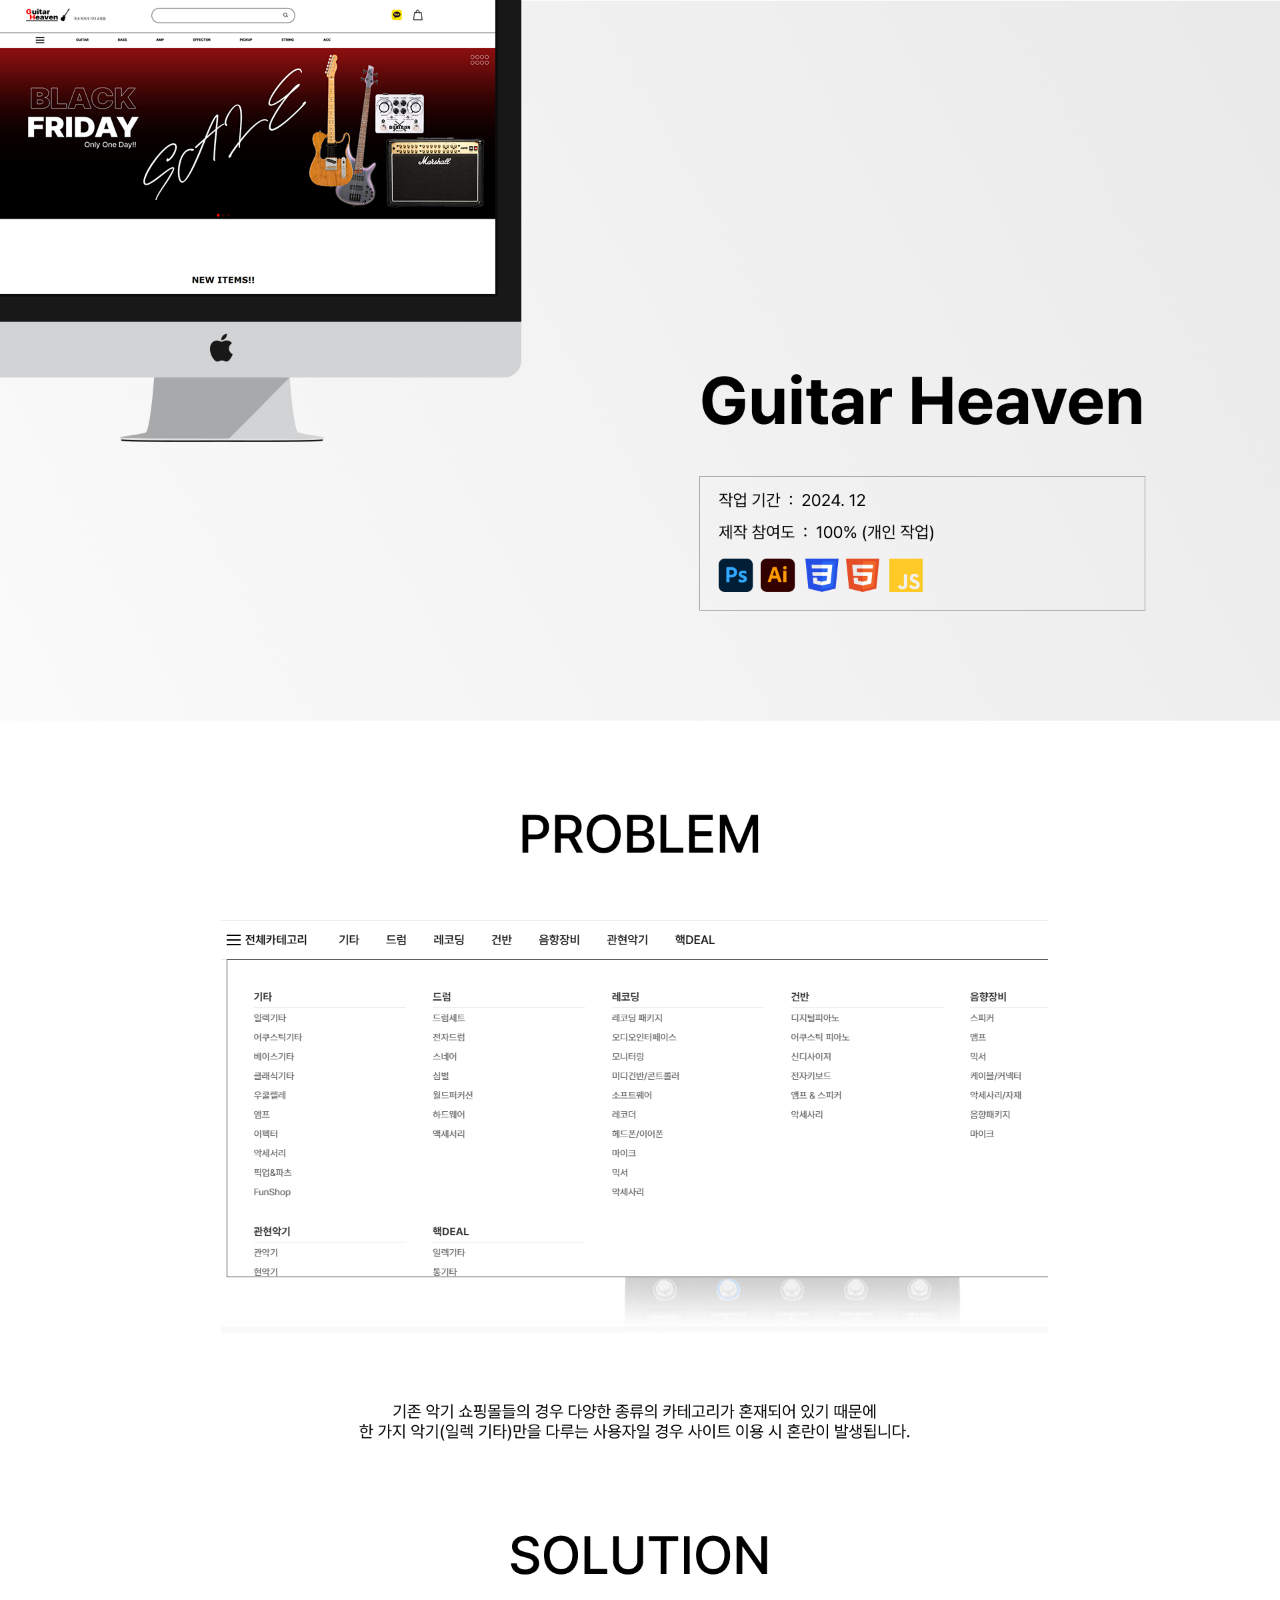
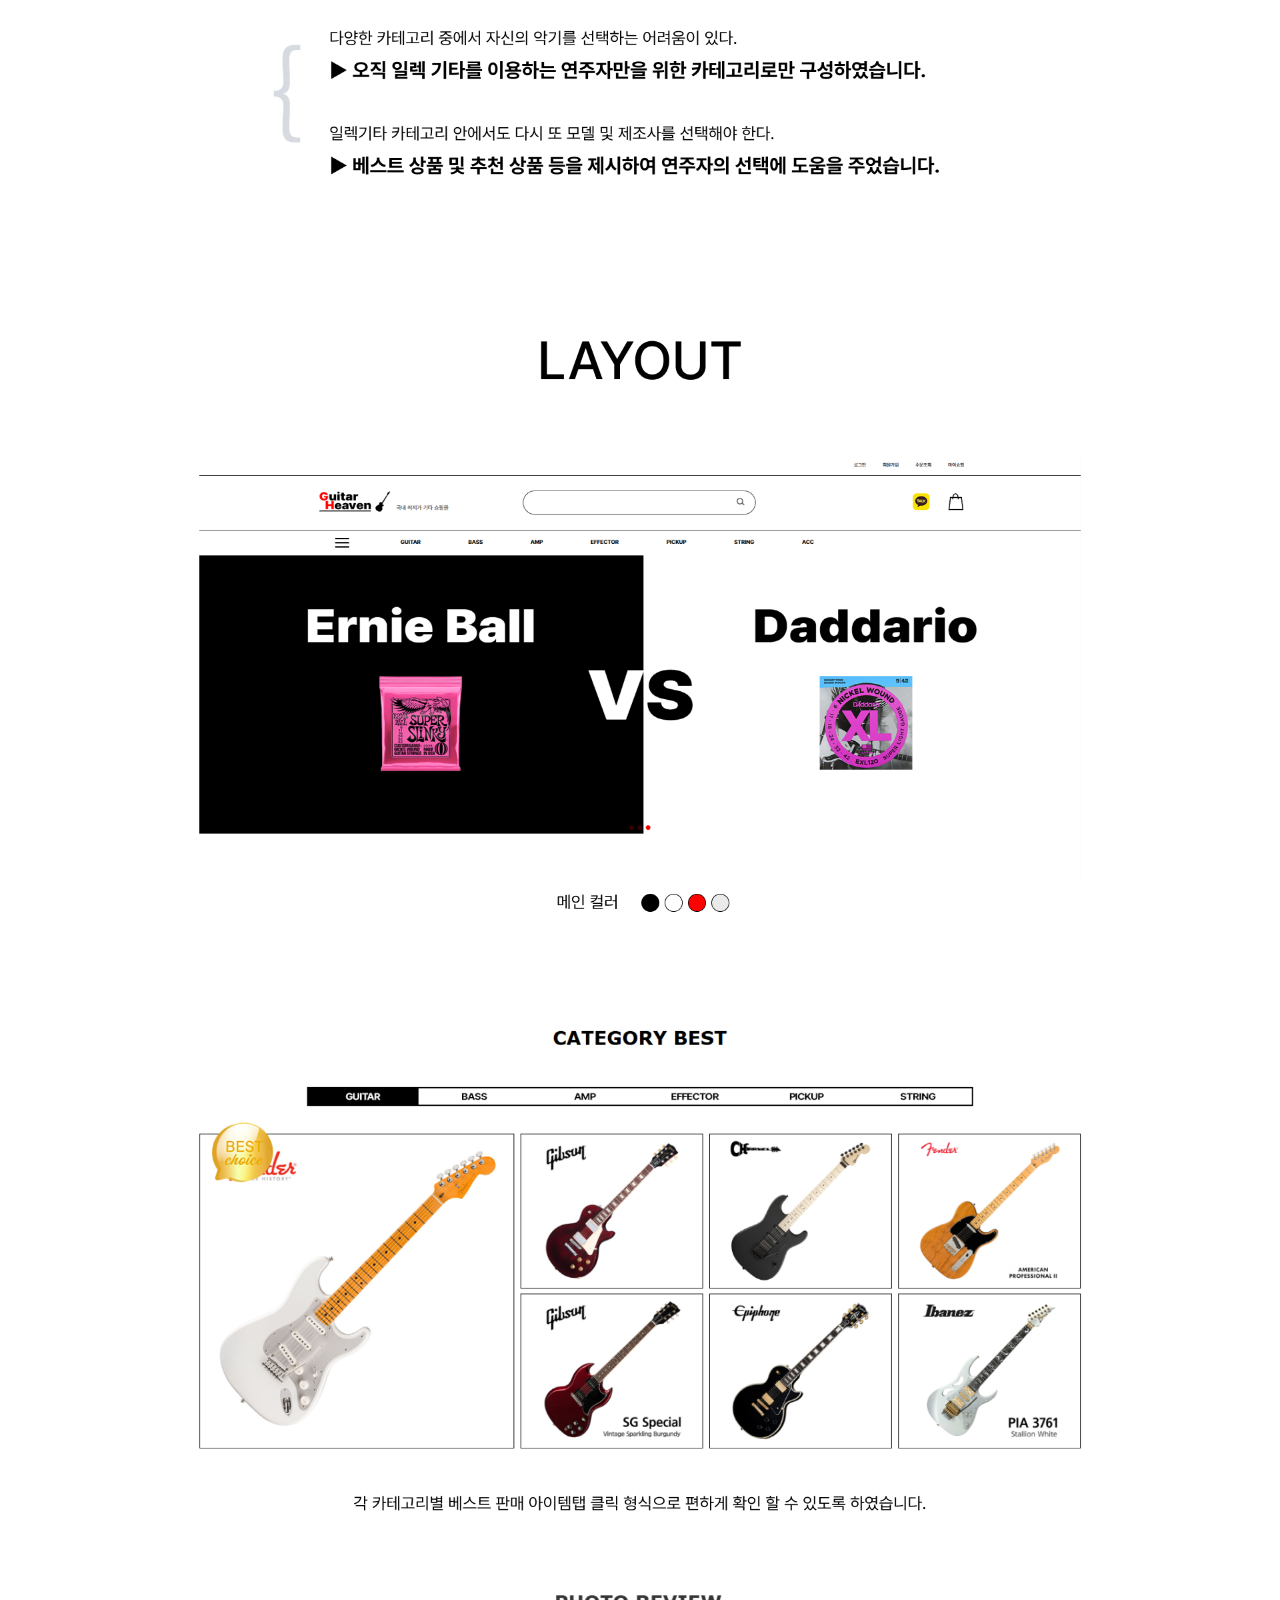
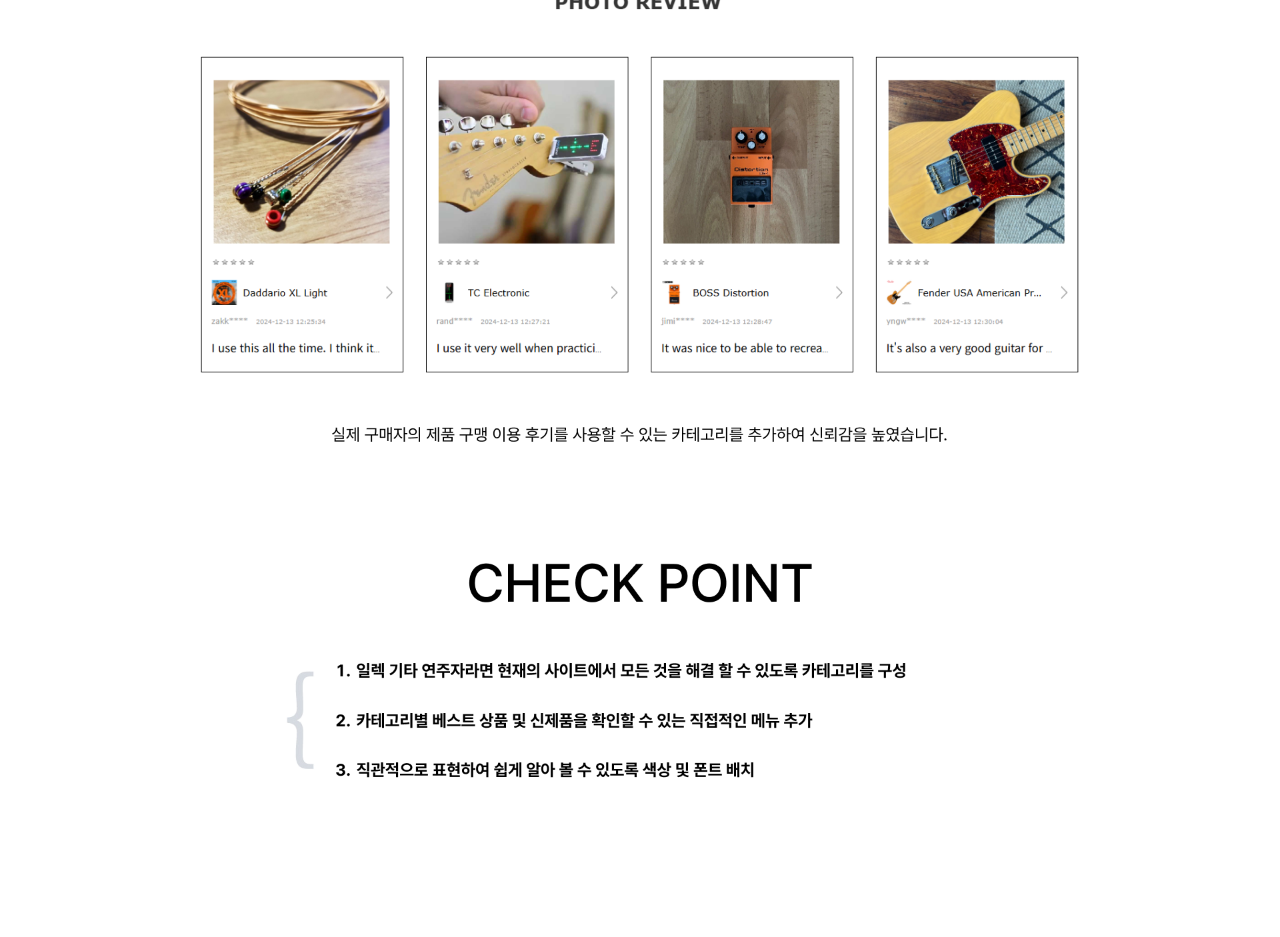
<file: images/work1.html>
<!DOCTYPE html>
<html lang="ko">
<head>
	<meta charset="UTF-8">
	<meta http-equiv="X-UA-Compatible" content="IE=edge">
	<meta name="viewport" content="width=device-width, initial-scale=1.0">
	<title>work1</title>
	<style>
		* {margin: 0; padding: 0;}
		img {width: 100%;}
	</style>
</head>
<body>
	<p><img src="work/guitar_heaven.png"/></p>
</body>
</html>
</file>
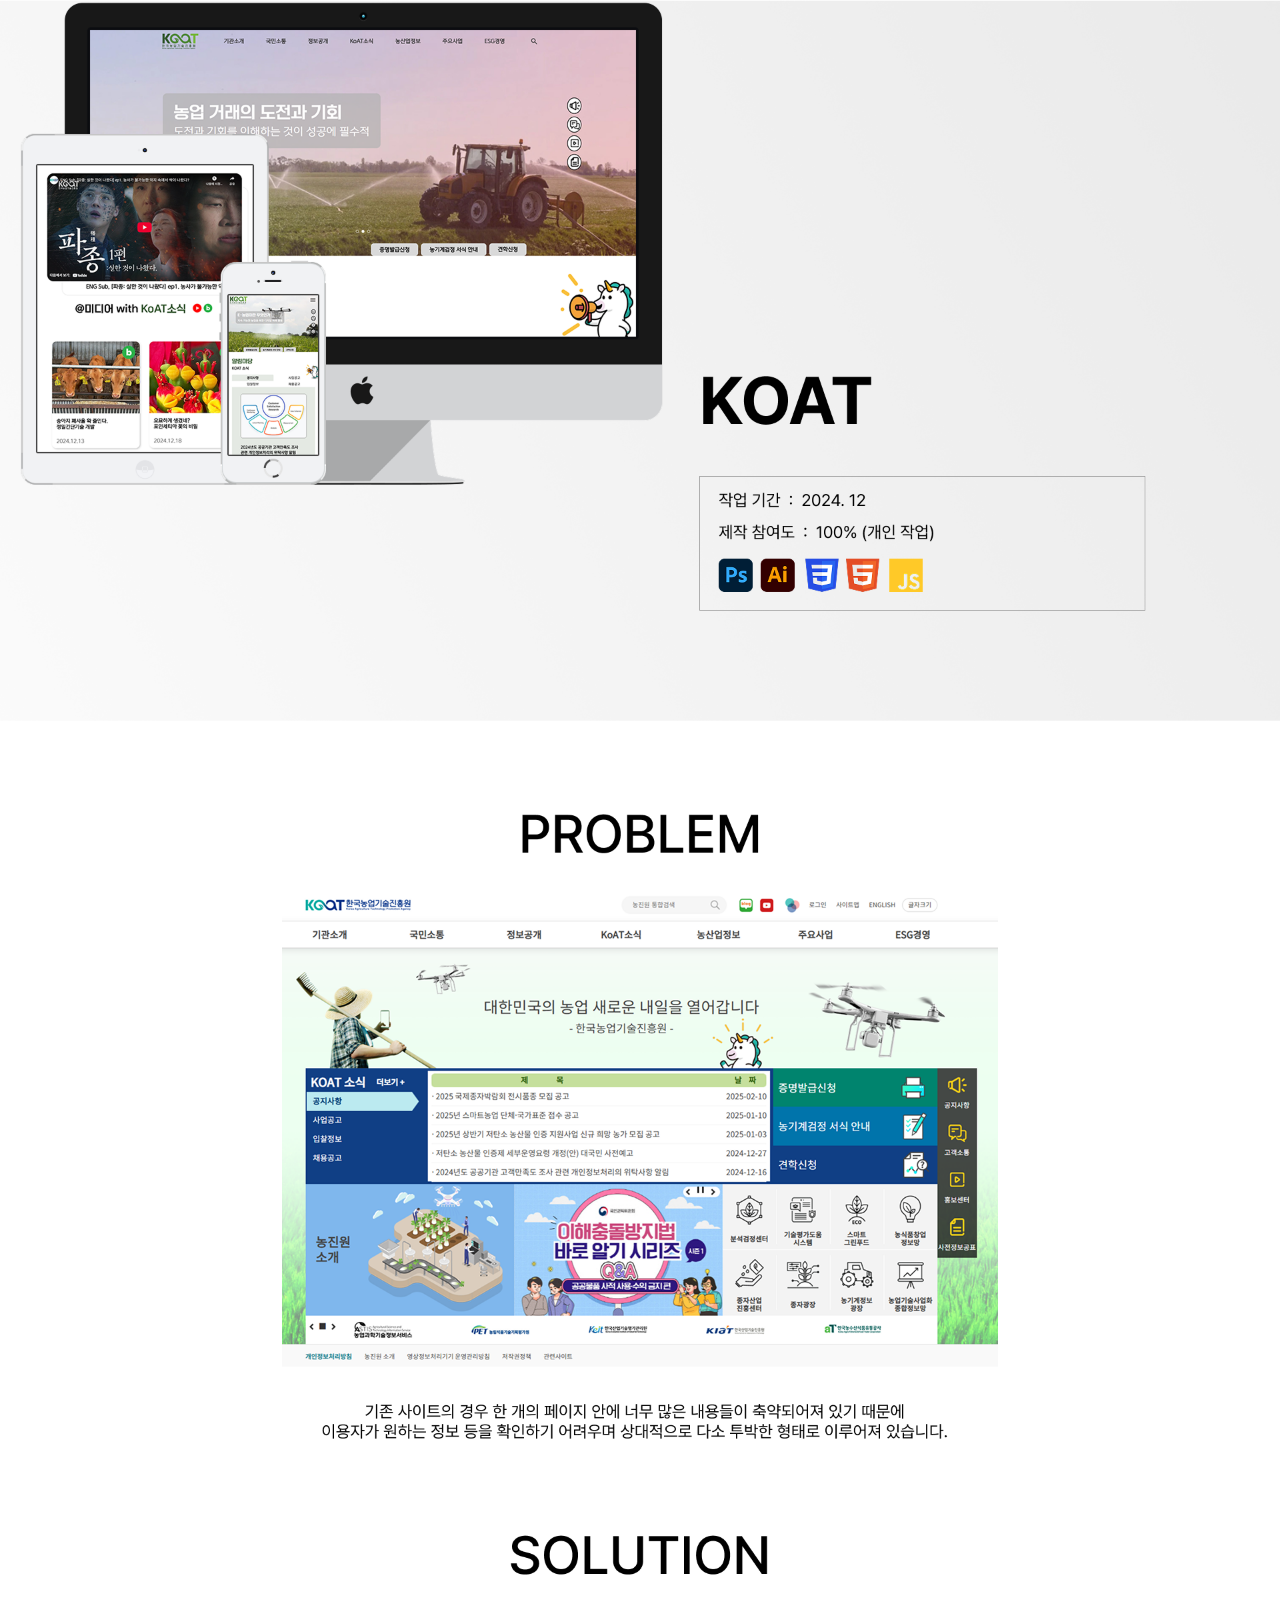
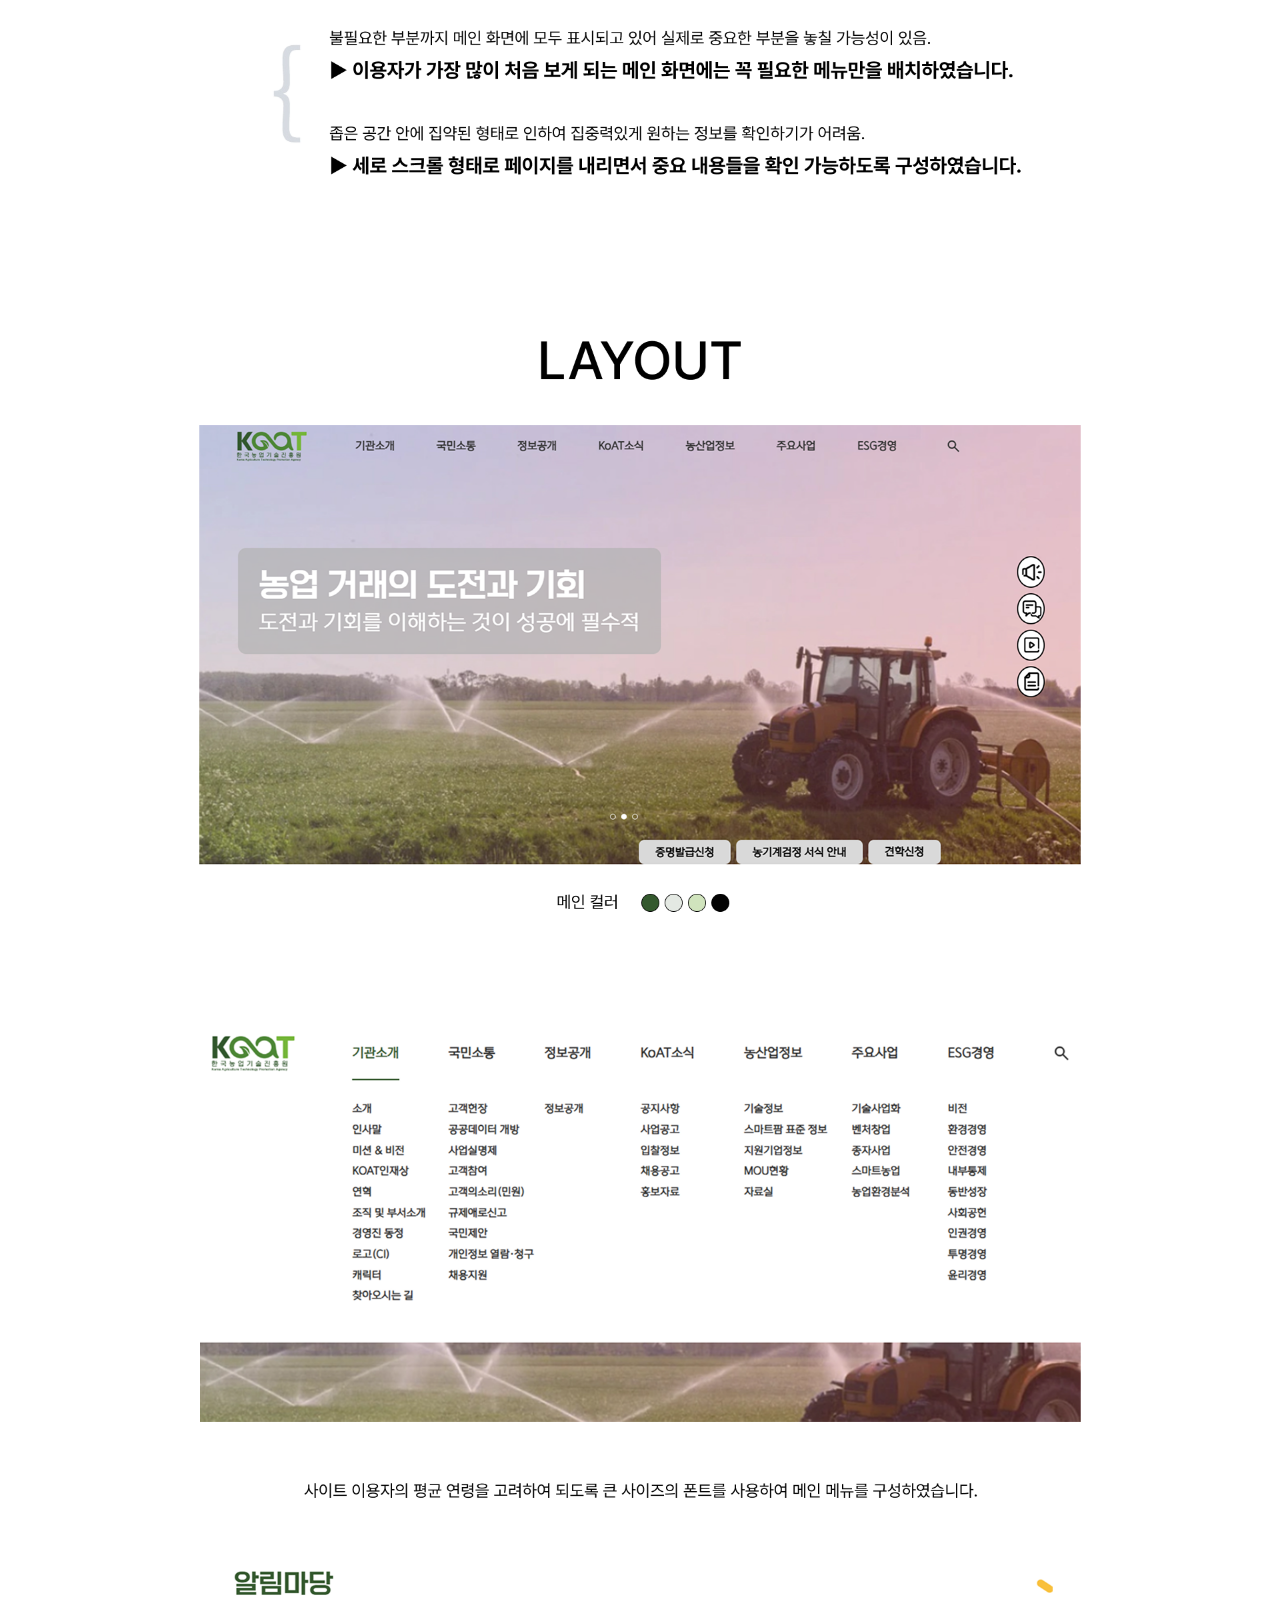
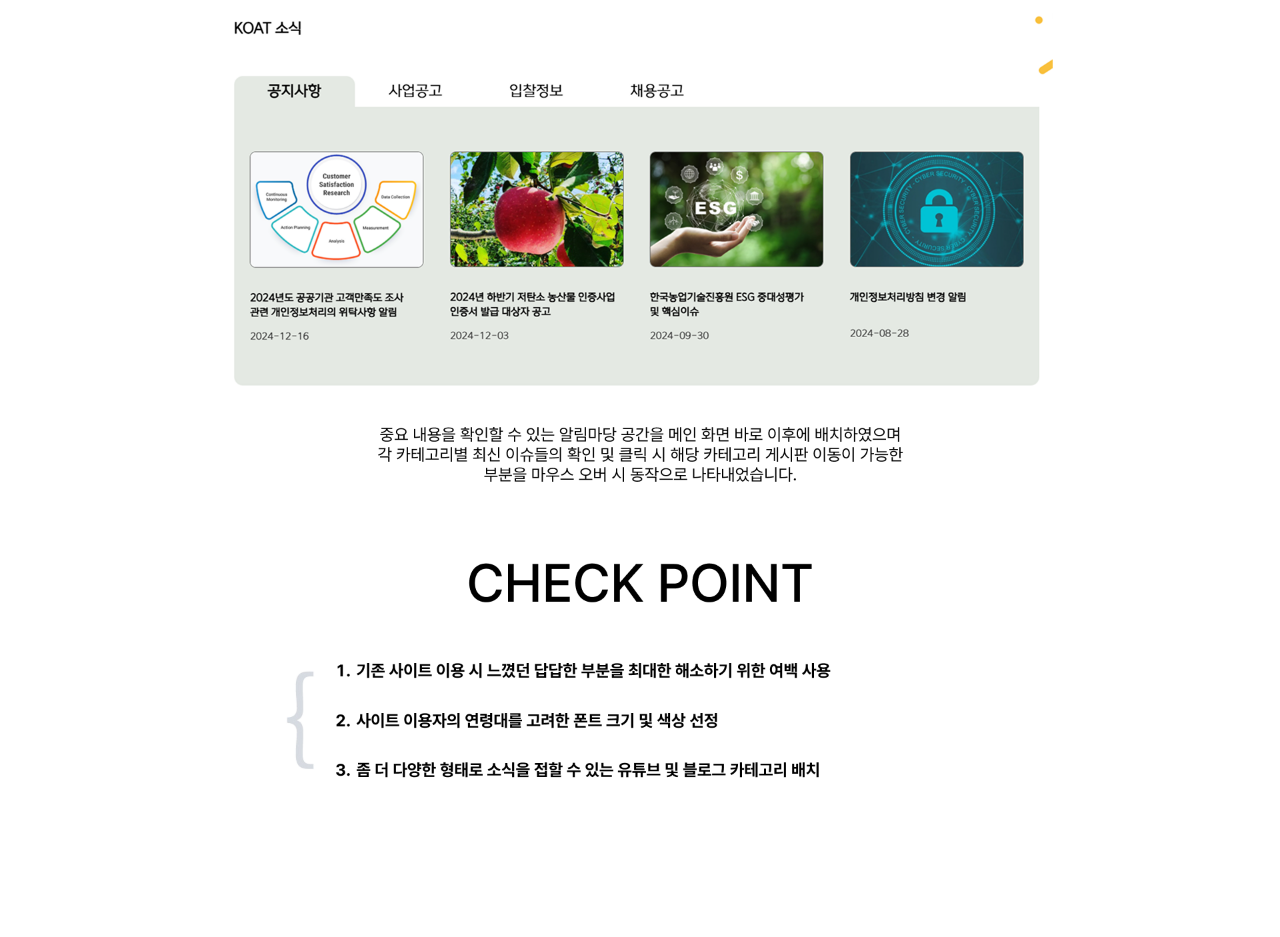
<file: images/work2.html>
<!DOCTYPE html>
<html lang="ko">
<head>
	<meta charset="UTF-8">
	<meta http-equiv="X-UA-Compatible" content="IE=edge">
	<meta name="viewport" content="width=device-width, initial-scale=1.0">
	<title>work2</title>
	<style>
		* {margin: 0; padding: 0;}
		img {width: 100%;}
	</style>
</head>
<body>
	<p><img src="work/koat.png"/></p>
</body>
</html>
</file>
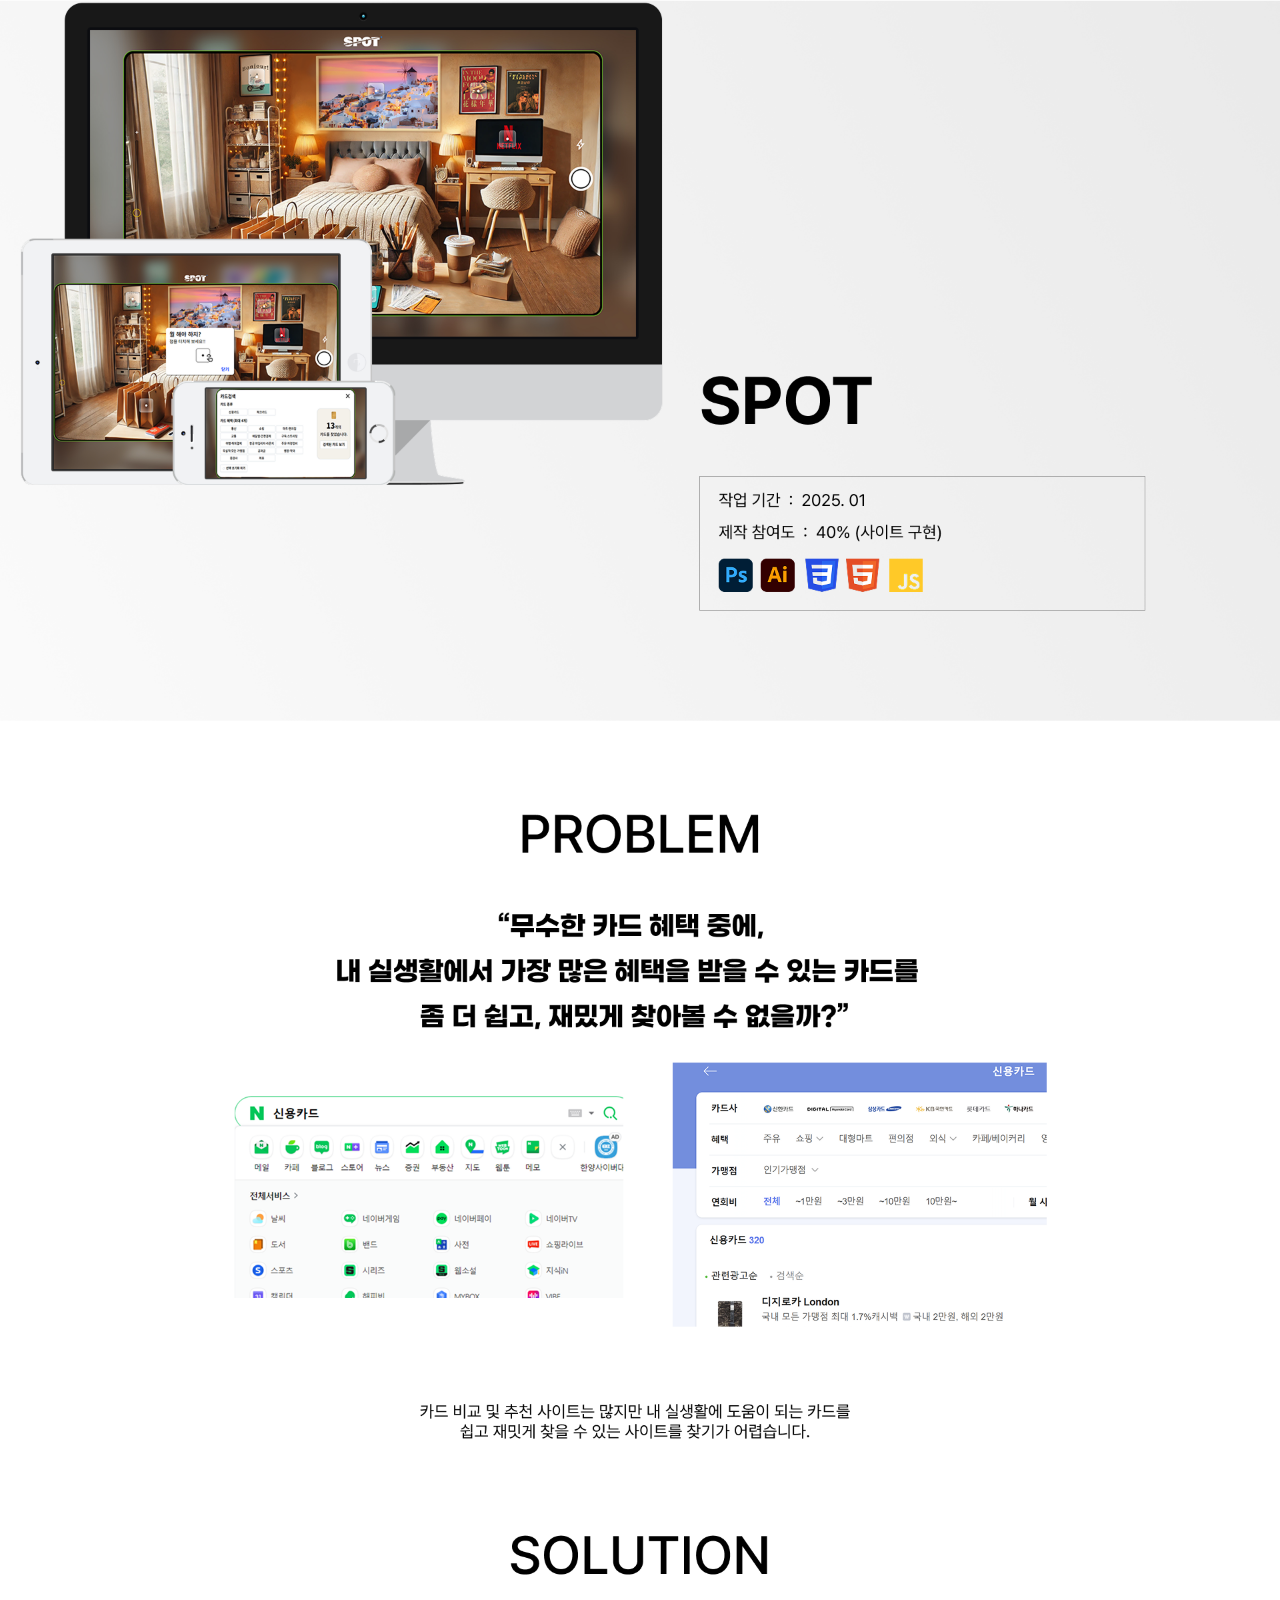
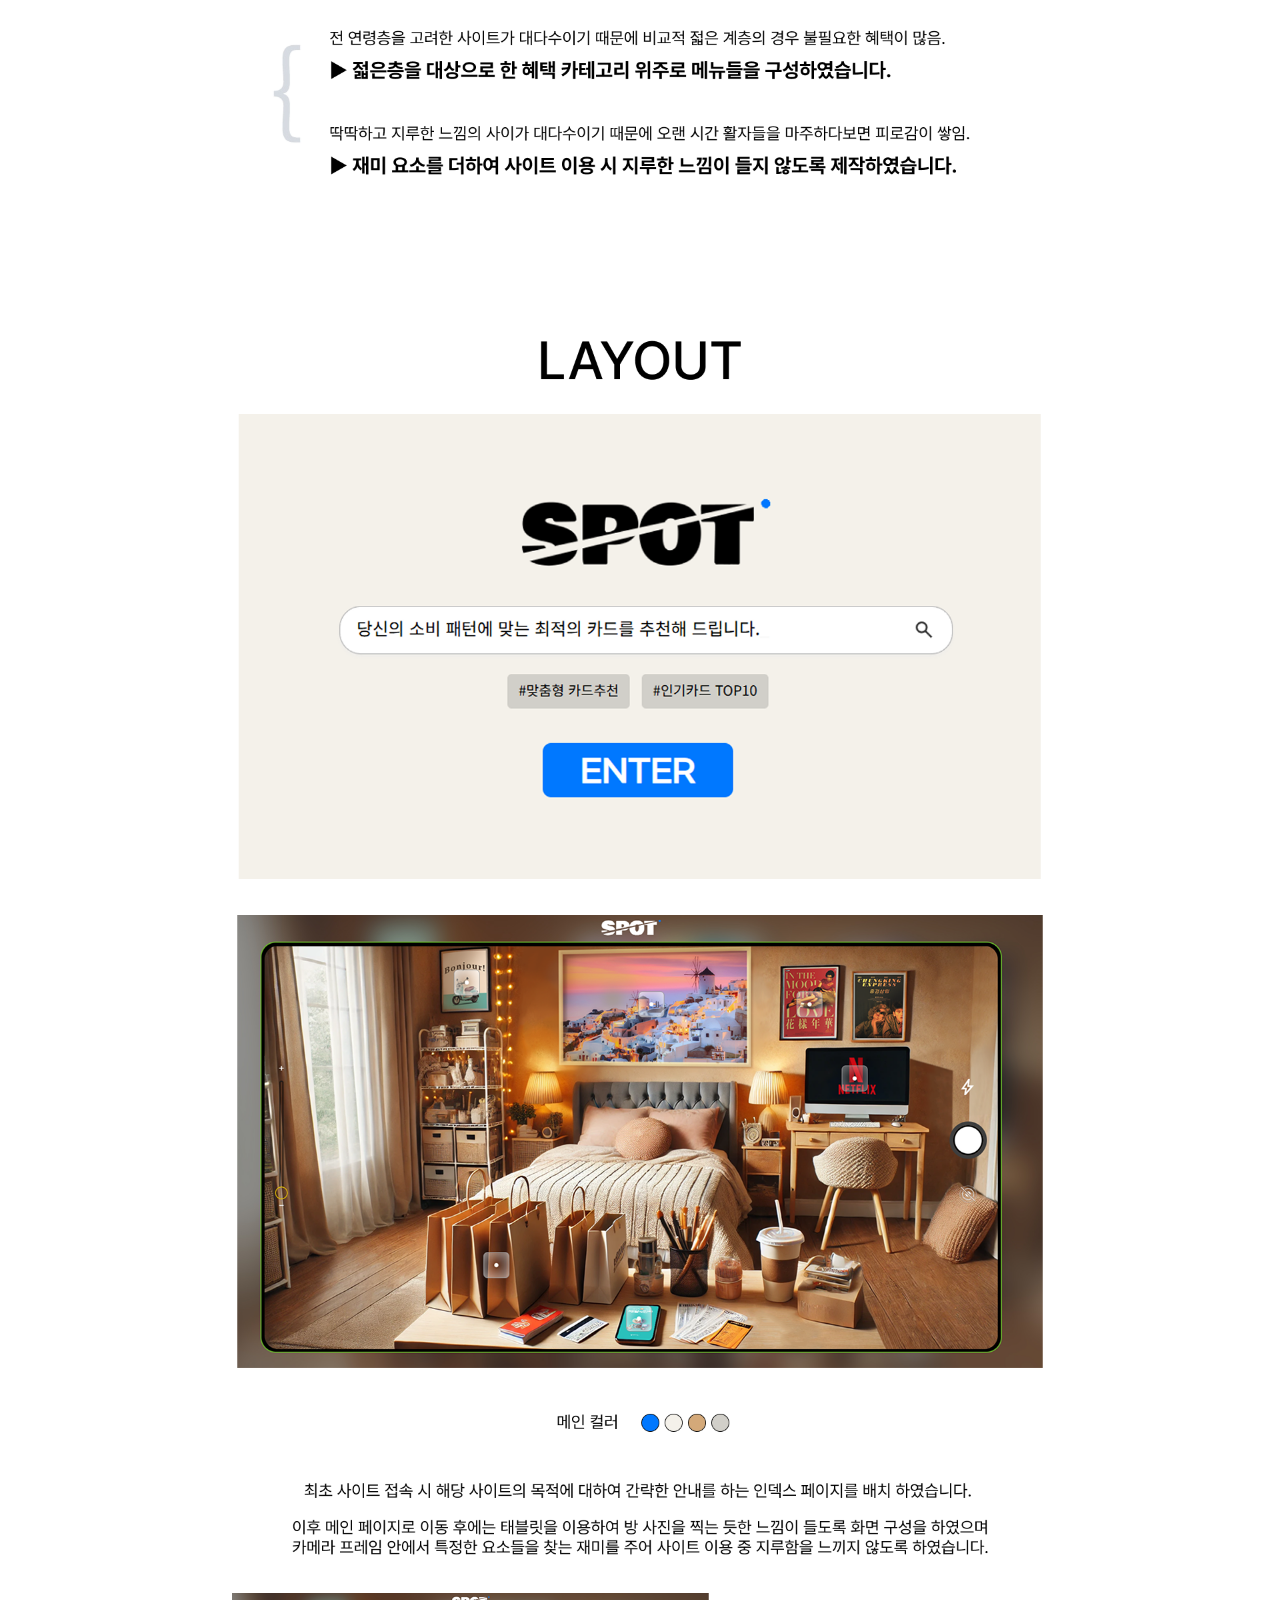
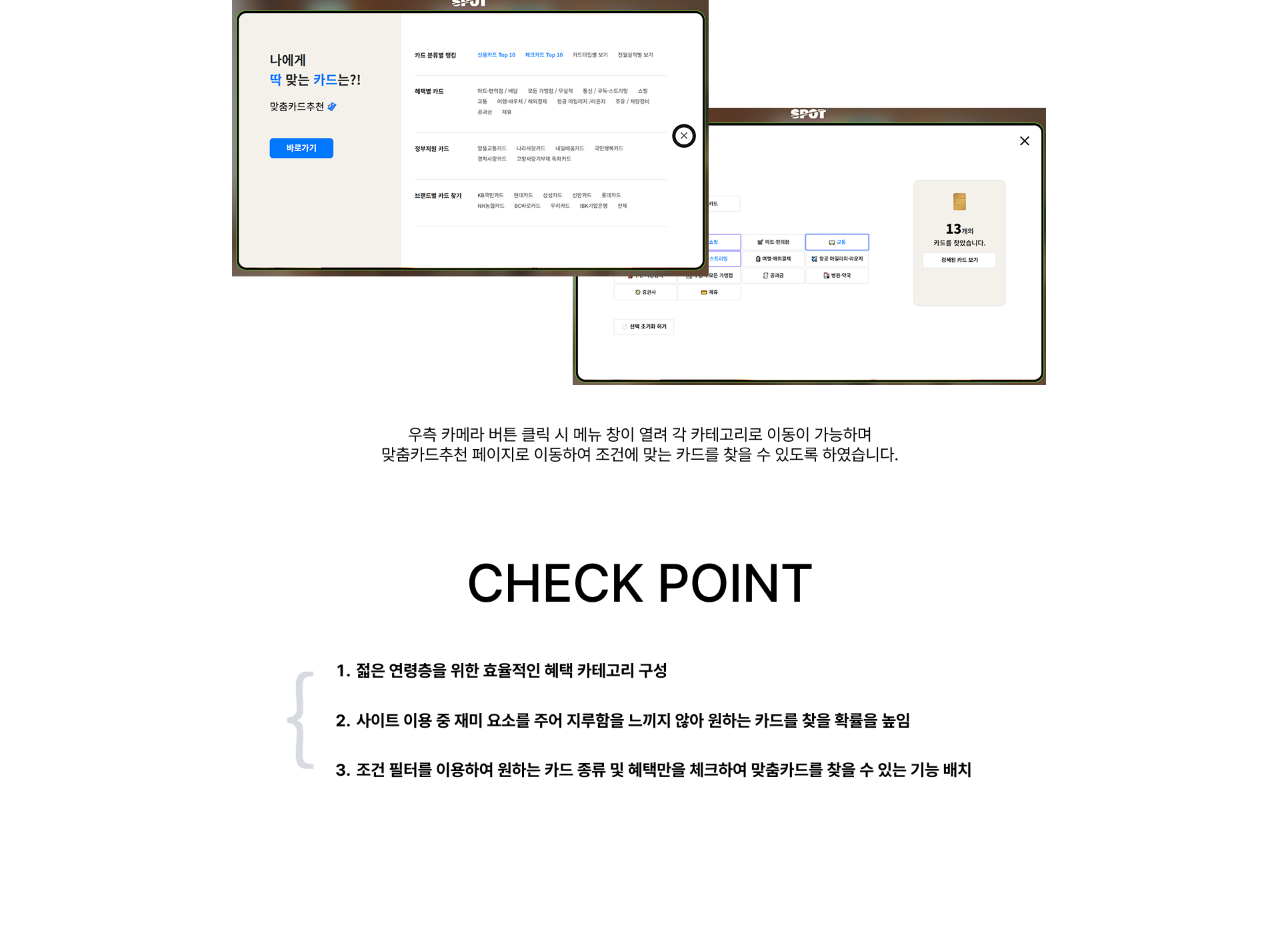
<file: images/work3.html>
<!DOCTYPE html>
<html lang="ko">
<head>
	<meta charset="UTF-8">
	<meta http-equiv="X-UA-Compatible" content="IE=edge">
	<meta name="viewport" content="width=device-width, initial-scale=1.0">
	<title>work3</title>
	<style>
		* {margin: 0; padding: 0;}
		img {width: 100%;}
	</style>
</head>
<body>
	<p><img src="work/spot.png"/></p>
</body>
</html>
</file>
